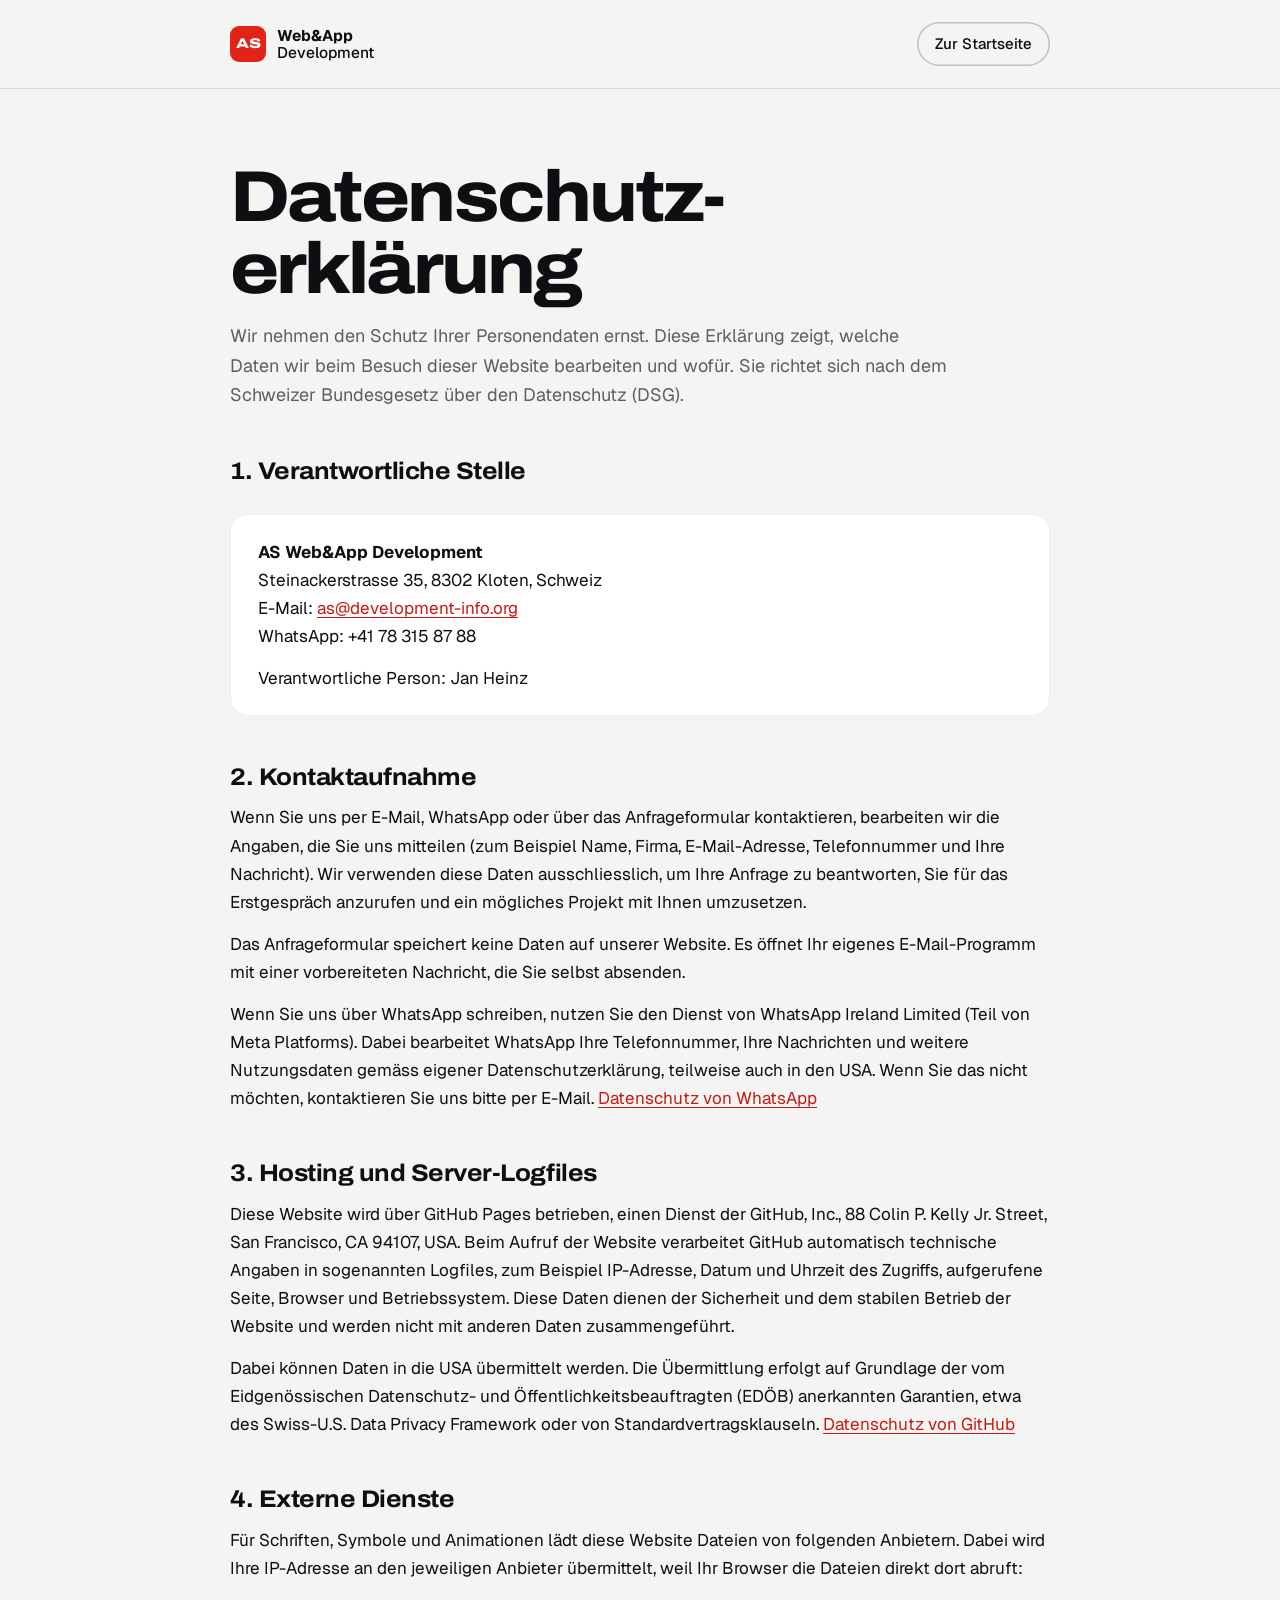
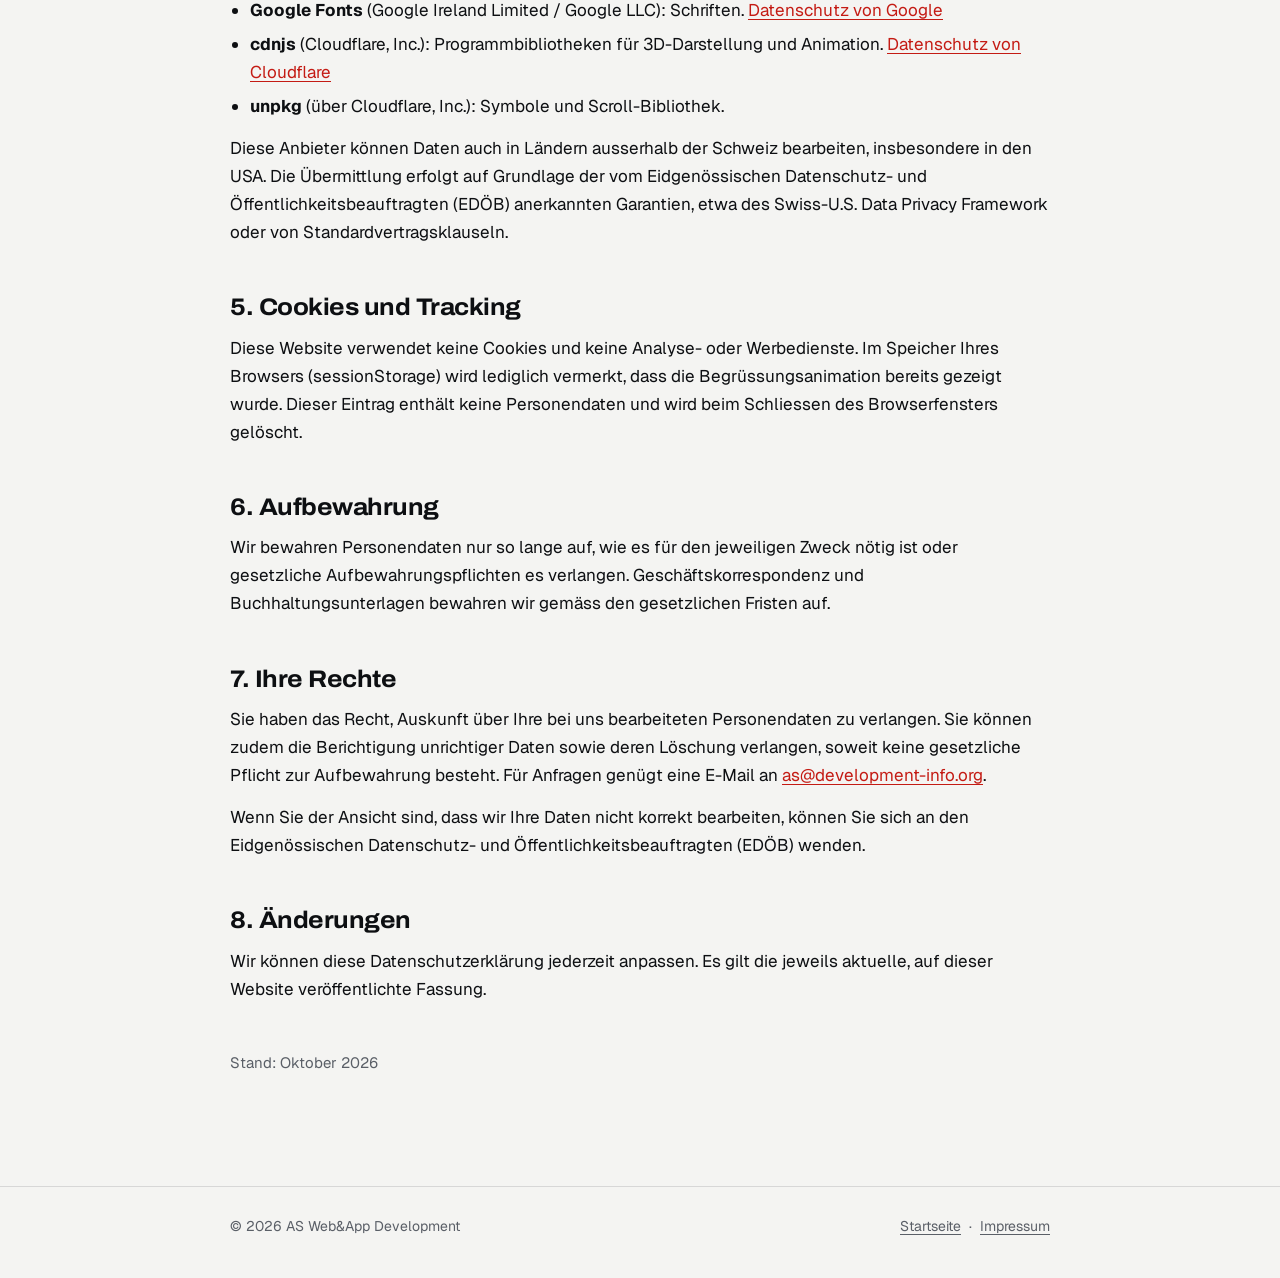
<file: datenschutz.html>
<!doctype html>
<html lang="de-CH">
<head>
<meta charset="utf-8">
<meta name="viewport" content="width=device-width, initial-scale=1">
<title>Datenschutzerklärung | AS Web&amp;App Development</title>
<meta name="robots" content="noindex, follow">
<link rel="icon" href="data:image/svg+xml,%3Csvg xmlns='http://www.w3.org/2000/svg' viewBox='0 0 64 64'%3E%3Crect width='64' height='64' rx='14' fill='%23E2231A'/%3E%3Ctext x='32' y='42' font-family='Arial Black,Arial,sans-serif' font-weight='900' font-size='26' fill='%23fff' text-anchor='middle'%3EAS%3C/text%3E%3C/svg%3E">
<link rel="preconnect" href="https://fonts.googleapis.com">
<link rel="preconnect" href="https://fonts.gstatic.com" crossorigin>
<link href="https://fonts.googleapis.com/css2?family=Archivo:wdth,wght@62..125,100..900&family=Geist:wght@300..700&display=swap" rel="stylesheet">
<link rel="stylesheet" href="legal.css">
</head>
<body>
<header>
  <div class="wrap">
    <a class="logo" href="index.html" aria-label="AS Web&amp;App Development, zur Startseite"><span class="logo-mark" aria-hidden="true">AS</span><span class="logo-text" aria-hidden="true"><b>Web&amp;App</b><br>Development</span></a>
    <a class="back" href="index.html">Zur Startseite</a>
  </div>
</header>
<main>
  <div class="wrap">
    <h1>Datenschutz&shy;erklärung</h1>
    <p class="intro">Wir nehmen den Schutz Ihrer Personendaten ernst. Diese Erklärung zeigt, welche Daten wir beim Besuch dieser Website bearbeiten und wofür. Sie richtet sich nach dem Schweizer Bundesgesetz über den Datenschutz (DSG).</p>

    <h2>1. Verantwortliche Stelle</h2>
    <div class="card">
      <p><b>AS Web&amp;App Development</b><br>Steinackerstrasse 35, 8302 Kloten, Schweiz<br>E-Mail: <a href="mailto:as@development-info.org">as@development-info.org</a><br>WhatsApp: +41 78 315 87 88</p>
      <p>Verantwortliche Person: Jan Heinz</p>
    </div>

    <h2>2. Kontaktaufnahme</h2>
    <p>Wenn Sie uns per E-Mail, WhatsApp oder über das Anfrageformular kontaktieren, bearbeiten wir die Angaben, die Sie uns mitteilen (zum Beispiel Name, Firma, E-Mail-Adresse, Telefonnummer und Ihre Nachricht). Wir verwenden diese Daten ausschliesslich, um Ihre Anfrage zu beantworten, Sie für das Erstgespräch anzurufen und ein mögliches Projekt mit Ihnen umzusetzen.</p>
    <p>Das Anfrageformular speichert keine Daten auf unserer Website. Es öffnet Ihr eigenes E-Mail-Programm mit einer vorbereiteten Nachricht, die Sie selbst absenden.</p>
    <p>Wenn Sie uns über WhatsApp schreiben, nutzen Sie den Dienst von WhatsApp Ireland Limited (Teil von Meta Platforms). Dabei bearbeitet WhatsApp Ihre Telefonnummer, Ihre Nachrichten und weitere Nutzungsdaten gemäss eigener Datenschutzerklärung, teilweise auch in den USA. Wenn Sie das nicht möchten, kontaktieren Sie uns bitte per E-Mail. <a href="https://www.whatsapp.com/legal/privacy-policy-eea" target="_blank" rel="noopener">Datenschutz von WhatsApp</a></p>

    <h2>3. Hosting und Server-Logfiles</h2>
    <p>Diese Website wird über GitHub Pages betrieben, einen Dienst der GitHub, Inc., 88 Colin P. Kelly Jr. Street, San Francisco, CA 94107, USA. Beim Aufruf der Website verarbeitet GitHub automatisch technische Angaben in sogenannten Logfiles, zum Beispiel IP-Adresse, Datum und Uhrzeit des Zugriffs, aufgerufene Seite, Browser und Betriebssystem. Diese Daten dienen der Sicherheit und dem stabilen Betrieb der Website und werden nicht mit anderen Daten zusammengeführt.</p>
    <p>Dabei können Daten in die USA übermittelt werden. Die Übermittlung erfolgt auf Grundlage der vom Eidgenössischen Datenschutz- und Öffentlichkeitsbeauftragten (EDÖB) anerkannten Garantien, etwa des Swiss-U.S. Data Privacy Framework oder von Standardvertragsklauseln. <a href="https://docs.github.com/de/site-policy/privacy-policies/github-general-privacy-statement" target="_blank" rel="noopener">Datenschutz von GitHub</a></p>

    <h2>4. Externe Dienste</h2>
    <p>Für Schriften, Symbole und Animationen lädt diese Website Dateien von folgenden Anbietern. Dabei wird Ihre IP-Adresse an den jeweiligen Anbieter übermittelt, weil Ihr Browser die Dateien direkt dort abruft:</p>
    <ul>
      <li><b>Google Fonts</b> (Google Ireland Limited / Google LLC): Schriften. <a href="https://policies.google.com/privacy" target="_blank" rel="noopener">Datenschutz von Google</a></li>
      <li><b>cdnjs</b> (Cloudflare, Inc.): Programmbibliotheken für 3D-Darstellung und Animation. <a href="https://www.cloudflare.com/privacypolicy/" target="_blank" rel="noopener">Datenschutz von Cloudflare</a></li>
      <li><b>unpkg</b> (über Cloudflare, Inc.): Symbole und Scroll-Bibliothek.</li>
    </ul>
    <p>Diese Anbieter können Daten auch in Ländern ausserhalb der Schweiz bearbeiten, insbesondere in den USA. Die Übermittlung erfolgt auf Grundlage der vom Eidgenössischen Datenschutz- und Öffentlichkeitsbeauftragten (EDÖB) anerkannten Garantien, etwa des Swiss-U.S. Data Privacy Framework oder von Standardvertragsklauseln.</p>

    <h2>5. Cookies und Tracking</h2>
    <p>Diese Website verwendet keine Cookies und keine Analyse- oder Werbedienste. Im Speicher Ihres Browsers (sessionStorage) wird lediglich vermerkt, dass die Begrüssungsanimation bereits gezeigt wurde. Dieser Eintrag enthält keine Personendaten und wird beim Schliessen des Browserfensters gelöscht.</p>

    <h2>6. Aufbewahrung</h2>
    <p>Wir bewahren Personendaten nur so lange auf, wie es für den jeweiligen Zweck nötig ist oder gesetzliche Aufbewahrungspflichten es verlangen. Geschäftskorrespondenz und Buchhaltungsunterlagen bewahren wir gemäss den gesetzlichen Fristen auf.</p>

    <h2>7. Ihre Rechte</h2>
    <p>Sie haben das Recht, Auskunft über Ihre bei uns bearbeiteten Personendaten zu verlangen. Sie können zudem die Berichtigung unrichtiger Daten sowie deren Löschung verlangen, soweit keine gesetzliche Pflicht zur Aufbewahrung besteht. Für Anfragen genügt eine E-Mail an <a href="mailto:as@development-info.org">as@development-info.org</a>.</p>
    <p>Wenn Sie der Ansicht sind, dass wir Ihre Daten nicht korrekt bearbeiten, können Sie sich an den Eidgenössischen Datenschutz- und Öffentlichkeitsbeauftragten (EDÖB) wenden.</p>

    <h2>8. Änderungen</h2>
    <p>Wir können diese Datenschutzerklärung jederzeit anpassen. Es gilt die jeweils aktuelle, auf dieser Website veröffentlichte Fassung.</p>

    <p class="muted" style="margin-top:48px">Stand: Oktober 2026</p>
  </div>
</main>
<footer>
  <div class="wrap"><span>© 2026 AS Web&amp;App Development</span><span><a href="index.html">Startseite</a> &nbsp;·&nbsp; <a href="impressum.html">Impressum</a></span></div>
</footer>
</body>
</html>
</file>
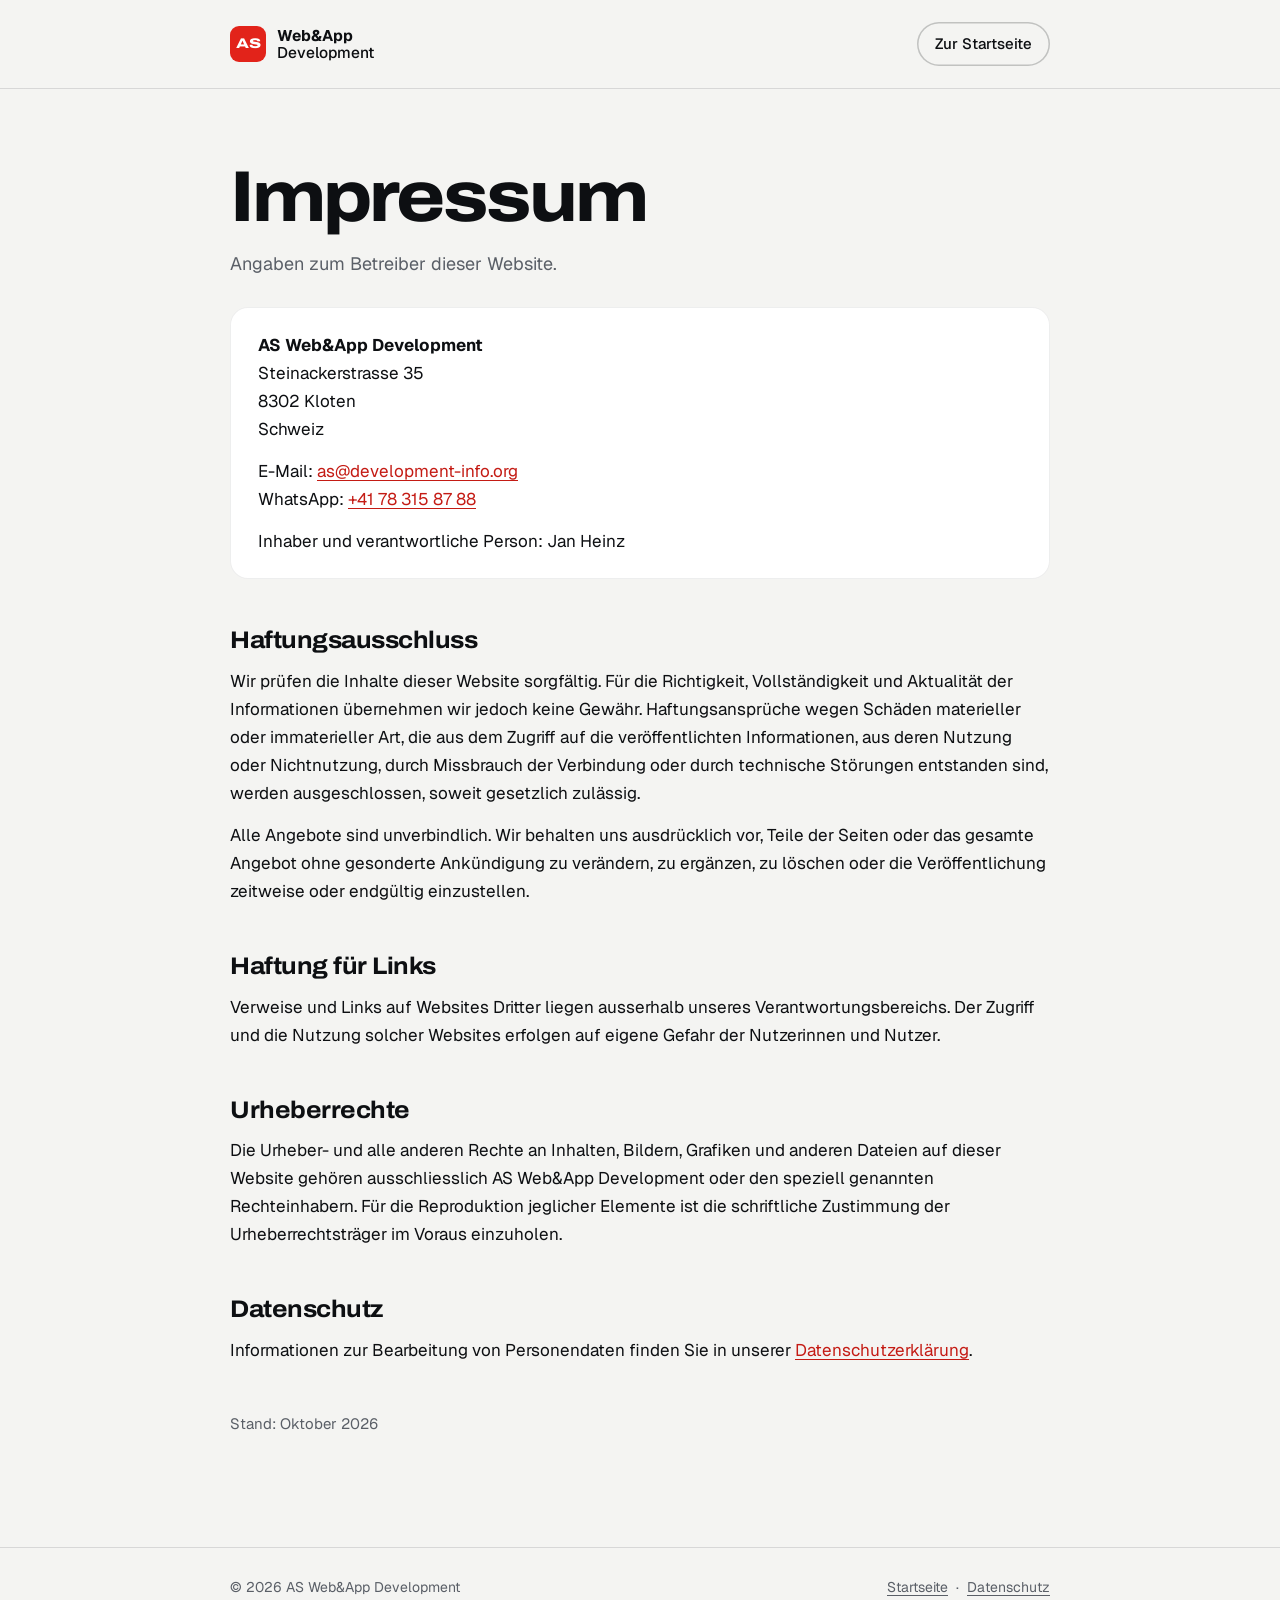
<file: impressum.html>
<!doctype html>
<html lang="de-CH">
<head>
<meta charset="utf-8">
<meta name="viewport" content="width=device-width, initial-scale=1">
<title>Impressum | AS Web&amp;App Development</title>
<meta name="robots" content="noindex, follow">
<link rel="icon" href="data:image/svg+xml,%3Csvg xmlns='http://www.w3.org/2000/svg' viewBox='0 0 64 64'%3E%3Crect width='64' height='64' rx='14' fill='%23E2231A'/%3E%3Ctext x='32' y='42' font-family='Arial Black,Arial,sans-serif' font-weight='900' font-size='26' fill='%23fff' text-anchor='middle'%3EAS%3C/text%3E%3C/svg%3E">
<link rel="preconnect" href="https://fonts.googleapis.com">
<link rel="preconnect" href="https://fonts.gstatic.com" crossorigin>
<link href="https://fonts.googleapis.com/css2?family=Archivo:wdth,wght@62..125,100..900&family=Geist:wght@300..700&display=swap" rel="stylesheet">
<link rel="stylesheet" href="legal.css">
</head>
<body>
<header>
  <div class="wrap">
    <a class="logo" href="index.html" aria-label="AS Web&amp;App Development, zur Startseite"><span class="logo-mark" aria-hidden="true">AS</span><span class="logo-text" aria-hidden="true"><b>Web&amp;App</b><br>Development</span></a>
    <a class="back" href="index.html">Zur Startseite</a>
  </div>
</header>
<main>
  <div class="wrap">
    <h1>Impressum</h1>
    <p class="intro">Angaben zum Betreiber dieser Website.</p>

    <div class="card">
      <p><b>AS Web&amp;App Development</b><br>Steinackerstrasse 35<br>8302 Kloten<br>Schweiz</p>
      <p>E-Mail: <a href="mailto:as@development-info.org">as@development-info.org</a><br>WhatsApp: <a href="https://wa.me/41783158788" target="_blank" rel="noopener">+41 78 315 87 88</a></p>
      <p>Inhaber und verantwortliche Person: Jan Heinz</p>
    </div>

    <h2>Haftungsausschluss</h2>
    <p>Wir prüfen die Inhalte dieser Website sorgfältig. Für die Richtigkeit, Vollständigkeit und Aktualität der Informationen übernehmen wir jedoch keine Gewähr. Haftungsansprüche wegen Schäden materieller oder immaterieller Art, die aus dem Zugriff auf die veröffentlichten Informationen, aus deren Nutzung oder Nichtnutzung, durch Missbrauch der Verbindung oder durch technische Störungen entstanden sind, werden ausgeschlossen, soweit gesetzlich zulässig.</p>
    <p>Alle Angebote sind unverbindlich. Wir behalten uns ausdrücklich vor, Teile der Seiten oder das gesamte Angebot ohne gesonderte Ankündigung zu verändern, zu ergänzen, zu löschen oder die Veröffentlichung zeitweise oder endgültig einzustellen.</p>

    <h2>Haftung für Links</h2>
    <p>Verweise und Links auf Websites Dritter liegen ausserhalb unseres Verantwortungsbereichs. Der Zugriff und die Nutzung solcher Websites erfolgen auf eigene Gefahr der Nutzerinnen und Nutzer.</p>

    <h2>Urheberrechte</h2>
    <p>Die Urheber- und alle anderen Rechte an Inhalten, Bildern, Grafiken und anderen Dateien auf dieser Website gehören ausschliesslich AS Web&amp;App Development oder den speziell genannten Rechteinhabern. Für die Reproduktion jeglicher Elemente ist die schriftliche Zustimmung der Urheberrechtsträger im Voraus einzuholen.</p>
    <h2>Datenschutz</h2>
    <p>Informationen zur Bearbeitung von Personendaten finden Sie in unserer <a href="datenschutz.html">Datenschutzerklärung</a>.</p>

    <p class="muted" style="margin-top:48px">Stand: Oktober 2026</p>
  </div>
</main>
<footer>
  <div class="wrap"><span>© 2026 AS Web&amp;App Development</span><span><a href="index.html">Startseite</a> &nbsp;·&nbsp; <a href="datenschutz.html">Datenschutz</a></span></div>
</footer>
</body>
</html>
</file>
<file: legal.css>
/* Rechtliche Seiten: AS Web&App Development */
:root{--paper:#F4F4F2;--ink:#0D0F12;--muted:#5A5F67;--line:rgba(13,15,18,.12);--red:#E2231A;--red-ink:#C41B14}
*,*::before,*::after{box-sizing:border-box}
html{-webkit-text-size-adjust:100%}
body{margin:0;font-family:"Geist","Helvetica Neue",Arial,sans-serif;font-size:17px;line-height:1.65;color:var(--ink);background:var(--paper);-webkit-font-smoothing:antialiased}
a{color:var(--red-ink);text-underline-offset:3px}
a:hover{color:var(--ink)}
:focus-visible{outline:2px solid var(--red);outline-offset:3px;border-radius:6px}
.wrap{width:min(820px,100% - 32px);margin-inline:auto}
header{padding:22px 0;border-bottom:1px solid var(--line);background:rgba(244,244,242,.9);position:sticky;top:0;-webkit-backdrop-filter:blur(12px);backdrop-filter:blur(12px)}
header .wrap{display:flex;justify-content:space-between;align-items:center;gap:16px}
.logo{display:inline-flex;align-items:center;gap:11px;color:var(--ink);text-decoration:none;line-height:1}
.logo-mark{display:grid;place-items:center;width:36px;height:36px;border-radius:9px;background:var(--red);color:#fff;font:800 14px/1 "Archivo",Arial,sans-serif;font-stretch:125%;font-variation-settings:"wdth" 125}
.logo-text{font:500 15.5px/1.1 "Geist",Arial,sans-serif}
.logo-text b{font-weight:700}
.back{display:inline-flex;align-items:center;gap:8px;height:44px;padding:0 18px;border-radius:999px;box-shadow:inset 0 0 0 1.5px rgba(13,15,18,.22);color:var(--ink);text-decoration:none;font-weight:500;font-size:15px;white-space:nowrap}
.back:hover{background:var(--ink);color:#fff}
main{padding:72px 0 96px}
h1{font-family:"Archivo","Helvetica Neue",Arial,sans-serif;font-weight:760;font-stretch:112%;font-variation-settings:"wdth" 112;font-size:clamp(42px,7vw,72px);line-height:1;letter-spacing:-.04em;margin:0 0 16px}
h2{font-family:"Archivo","Helvetica Neue",Arial,sans-serif;font-weight:720;font-stretch:108%;font-variation-settings:"wdth" 108;font-size:24px;line-height:1.15;letter-spacing:-.02em;margin:48px 0 12px}
p,ul{margin:0 0 14px}
ul{padding-left:20px}
li{margin-bottom:6px}
.intro{color:var(--muted);font-size:18px;max-width:60ch}
.card{background:#fff;border-radius:18px;padding:24px 28px;box-shadow:inset 0 0 0 1px rgba(13,15,18,.07);margin-top:28px}
.card p:last-child{margin-bottom:0}
mark{background:#FFF1B8;color:var(--ink);padding:1px 6px;border-radius:4px}
.muted{color:var(--muted);font-size:15px}
footer{border-top:1px solid var(--line);padding:28px 0 40px;font-size:14px;color:var(--muted)}
footer .wrap{display:flex;justify-content:space-between;flex-wrap:wrap;gap:12px}
footer a{color:var(--muted)}
@media (max-width:560px){.logo-text{display:none}main{padding-top:48px}.card{padding:20px}}
</file>
